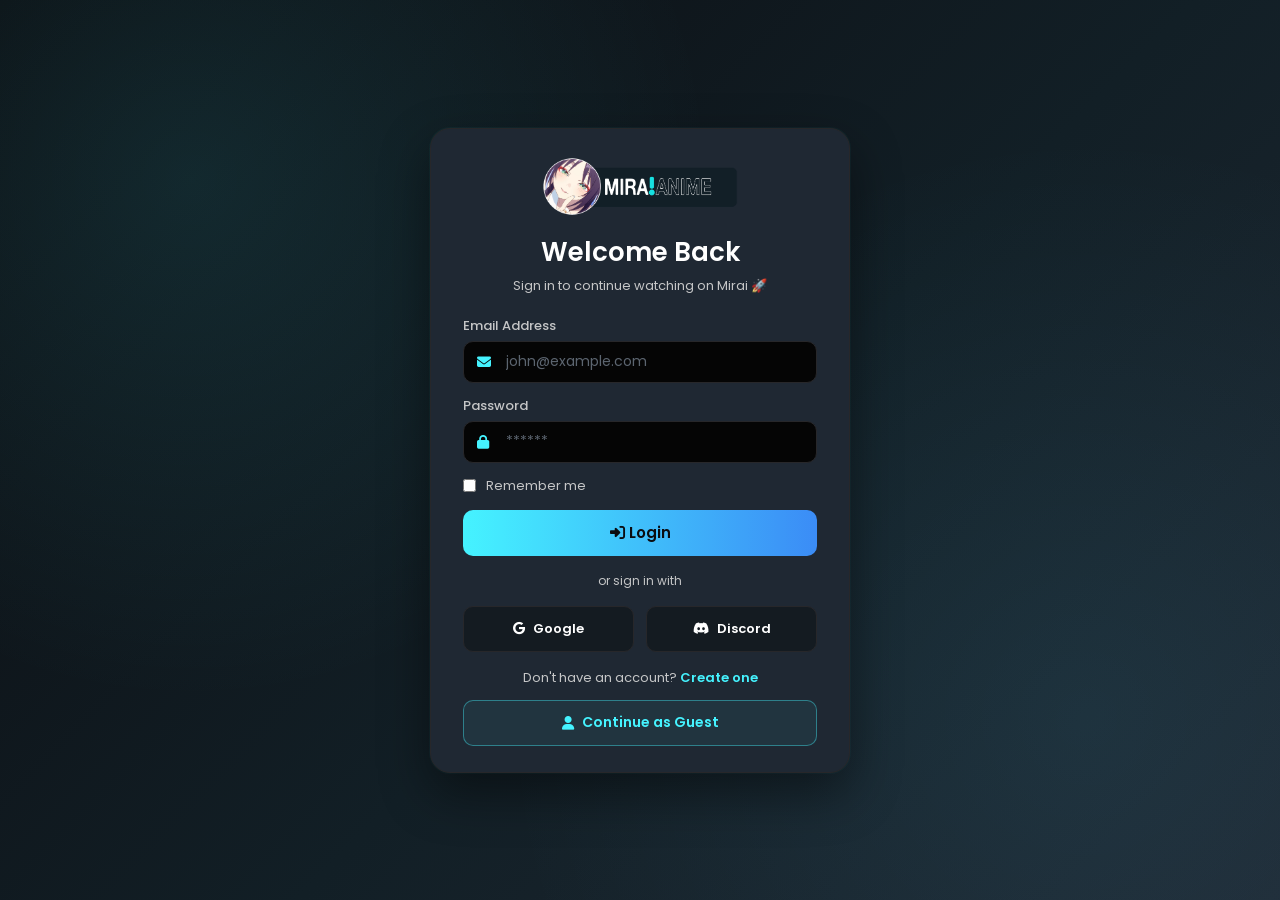
<file: index.html>
<!DOCTYPE html>
<html lang="en">
<head>
    <meta charset="UTF-8">
    <meta name="viewport" content="width=device-width, initial-scale=1.0">
    <title>Login - Mirai - Watch Anime Online, Free Anime Streaming</title>
    <link rel="icon" type="image/png" href="./favicon.png">
    <link rel="apple-touch-icon" href="./favicon-180.png">

    <link rel="stylesheet" href="auth.css">
    <link rel="stylesheet" href="site-bottom-button.css">

    <link href="https://fonts.googleapis.com/css2?family=Poppins:wght@300;400;500;600;700&display=swap" rel="stylesheet">
    <link rel="stylesheet" href="https://cdnjs.cloudflare.com/ajax/libs/font-awesome/6.5.2/css/all.min.css">
</head>

<body>

<div class="container">

    <div class="brand">
        <img src="mirai-logo.png" alt="Mirai Anime">
    </div>

    <h1>Welcome Back</h1>
    <p class="subtitle">Sign in to continue watching on Mirai 🚀</p>

    <p class="error-msg" id="errorMsg">Please fill in your email and password.</p>

    <form id="loginForm">

        <div class="group">
            <label>Email Address</label>
            <div class="input-box">
                <i class="fa-solid fa-envelope"></i>
                <input type="email" id="loginEmail" placeholder="john@example.com" required>
            </div>
        </div>

        <div class="group">
            <label>Password</label>
            <div class="input-box">
                <i class="fa-solid fa-lock"></i>
                <input type="password" id="loginPassword" placeholder="******" required>
            </div>
        </div>

        <div class="checkbox">
            <input type="checkbox" id="rememberMe">
            <label for="rememberMe">Remember me</label>
        </div>

        <button type="submit">
            <i class="fa-solid fa-right-to-bracket"></i>
            Login
        </button>

    </form>

    <p class="or">or sign in with</p>

    <div class="social">
        <button type="button">
            <i class="fa-brands fa-google"></i>
            Google
        </button>

        <button type="button">
            <i class="fa-brands fa-discord"></i>
            Discord
        </button>
    </div>

    <div class="bottom">
        Don't have an account?
        <a href="register.html">Create one</a>
    </div>

    <a href="#" class="skip-link" id="guestLink"><i class="fa-solid fa-user"></i> Continue as Guest</a>

</div>

<script>
    function getUsers() {
        try { return JSON.parse(localStorage.getItem('mirai_users')) || []; }
        catch { return []; }
    }

    function findUser(email) {
        return getUsers().find(u => u.email.toLowerCase() === email.toLowerCase());
    }

    document.getElementById('loginForm').addEventListener('submit', function (e) {
        e.preventDefault();

        const email = document.getElementById('loginEmail').value.trim();
        const password = document.getElementById('loginPassword').value.trim();
        const errorMsg = document.getElementById('errorMsg');

        if (!email || !password) {
            errorMsg.textContent = 'Please fill in your email and password.';
            errorMsg.style.display = 'block';
            return;
        }

        const user = findUser(email);

        if (!user) {
            errorMsg.textContent = 'No account found with this email. Please register first.';
            errorMsg.style.display = 'block';
            return;
        }

        if (user.password !== password) {
            errorMsg.textContent = 'Incorrect password. Please try again.';
            errorMsg.style.display = 'block';
            return;
        }

        errorMsg.style.display = 'none';

        localStorage.setItem('mirai_current_user', email);
        window.location.href = 'home.html';
    });

    document.getElementById('guestLink').addEventListener('click', function (e) {
        e.preventDefault();
        localStorage.removeItem('mirai_current_user');
        window.location.href = 'home.html';
    });
</script>
<script src="site-bottom-button.js"></script>

</body>
</html>
</file>
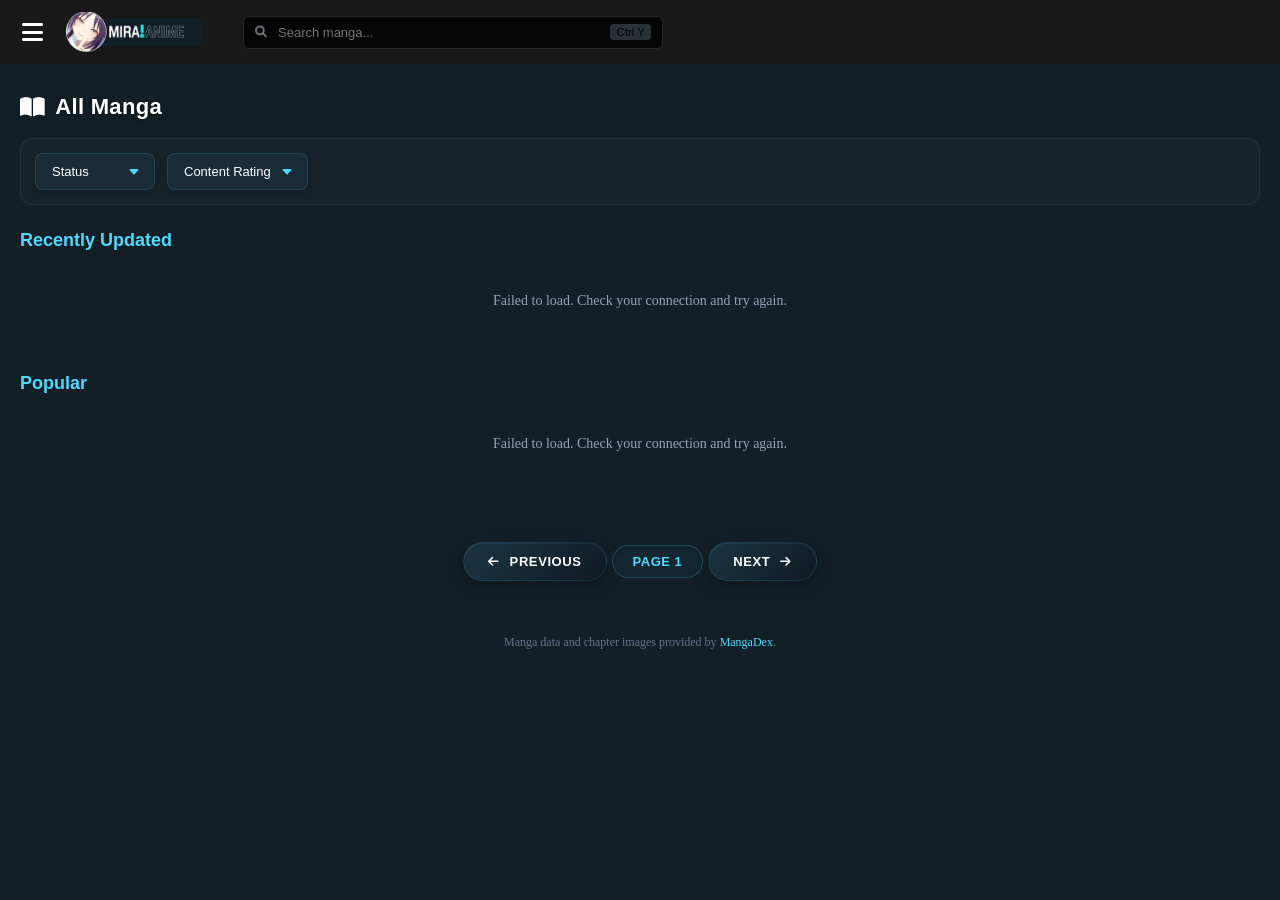
<file: manga-index.html>
<!DOCTYPE html>
<html lang="en">
<head>
    <meta charset="UTF-8">
    <meta name="viewport" content="width=device-width, initial-scale=1.0">
    <title>All Manga - Mirai</title>
    <link rel="icon" type="image/png" href="./favicon.png">
    <link rel="apple-touch-icon" href="./favicon-180.png">
    <link rel="stylesheet" href="./style.css">
    <link rel="stylesheet" href="./stylesheet.css">
    <link rel="stylesheet" href="./manga.css">
    <link rel="stylesheet" href="./site-bottom-button.css">
    <link rel="stylesheet" href="https://cdnjs.cloudflare.com/ajax/libs/font-awesome/6.0.0-beta2/css/all.min.css" />
</head>
<body>

    <header>
        <nav>
           <ul class='nav-bar'>
                <input type='checkbox' id='check' />
                <label for="check" class="open-menu"><i class="fas fa-bars"></i></label>
                <label for="check" class="close-menu"><i class="fas fa-times"></i></label>

                <li class='logo'>
                    <a href='home.html'><img src='logo.png' alt="Logo" /></a>
                </li>

                <li class="nav-search-item">
                    <div class="search-wrap">
                        <span class="search-icon" id="mangaSearchBtn" style="cursor: pointer;"><i class="fas fa-search"></i></span>
                        <input type="text" id="mangaSearchBox" placeholder="Search manga...">
                        <kbd class="search-shortcut">Ctrl Y</kbd>
                    </div>
                </li>

                <span class="menu">
                    <li><a href="home.html">Home</a></li>
                    <li><a href="all-anime-index.html">Anime</a></li>
                    <li><a href="manga-index.html" class="active-nav-link">Manga</a></li>
                    <li><a href="history.html"><i class="fas fa-history"></i> History</a></li>
                    <li><a href="my-list.html"><i class="fas fa-list"></i> My List</a></li>
                    <li><a href="">Feedback</a></li>
                </span>
            </ul>
        </nav>
    </header>

    <main id="manga-page-content" style="padding: 20px;">
        <div class="all-anime-layout">
            <div class="all-anime-main">
                <h2 class="responsive-index-title"><i class="fas fa-book-open"></i> All Manga</h2>

                <div class="filter-bar">
                    <select id="filter-status">
                        <option value="">Status</option>
                        <option value="ongoing">Ongoing</option>
                        <option value="completed">Completed</option>
                        <option value="hiatus">Hiatus</option>
                        <option value="cancelled">Cancelled</option>
                    </select>
                    <select id="filter-content-rating">
                        <option value="">Content Rating</option>
                        <option value="safe">Safe</option>
                        <option value="suggestive">Suggestive</option>
                    </select>
                </div>

                <div id="manga-search-section" style="display: none;">
                    <h3 class="manga-section-title">Search Results</h3>
                    <div id="manga-search-container" class="anime-grid-container"></div>
                </div>

                <div id="manga-browse-section">
                    <h3 class="manga-section-title">Recently Updated</h3>
                    <div id="manga-latest-container" class="anime-grid-container"></div>

                    <h3 class="manga-section-title">Popular</h3>
                    <div id="manga-popular-container" class="anime-grid-container"></div>

                    <div id="manga-pagination-controls" class="unified-controls">
                        <button id="manga-prev-page">Previous</button>
                        <span id="manga-page-indicator">Page 1</span>
                        <button id="manga-next-page">Next</button>
                    </div>
                </div>

                <p class="mangadex-attribution">
                    Manga data and chapter images provided by
                    <a href="https://mangadex.org" target="_blank" rel="noopener">MangaDex</a>.
                </p>
            </div>
        </div>
    </main>

    
    <script src="manga.js"></script>
    <script src="site-bottom-button.js"></script>
</body>
</html>
</file>
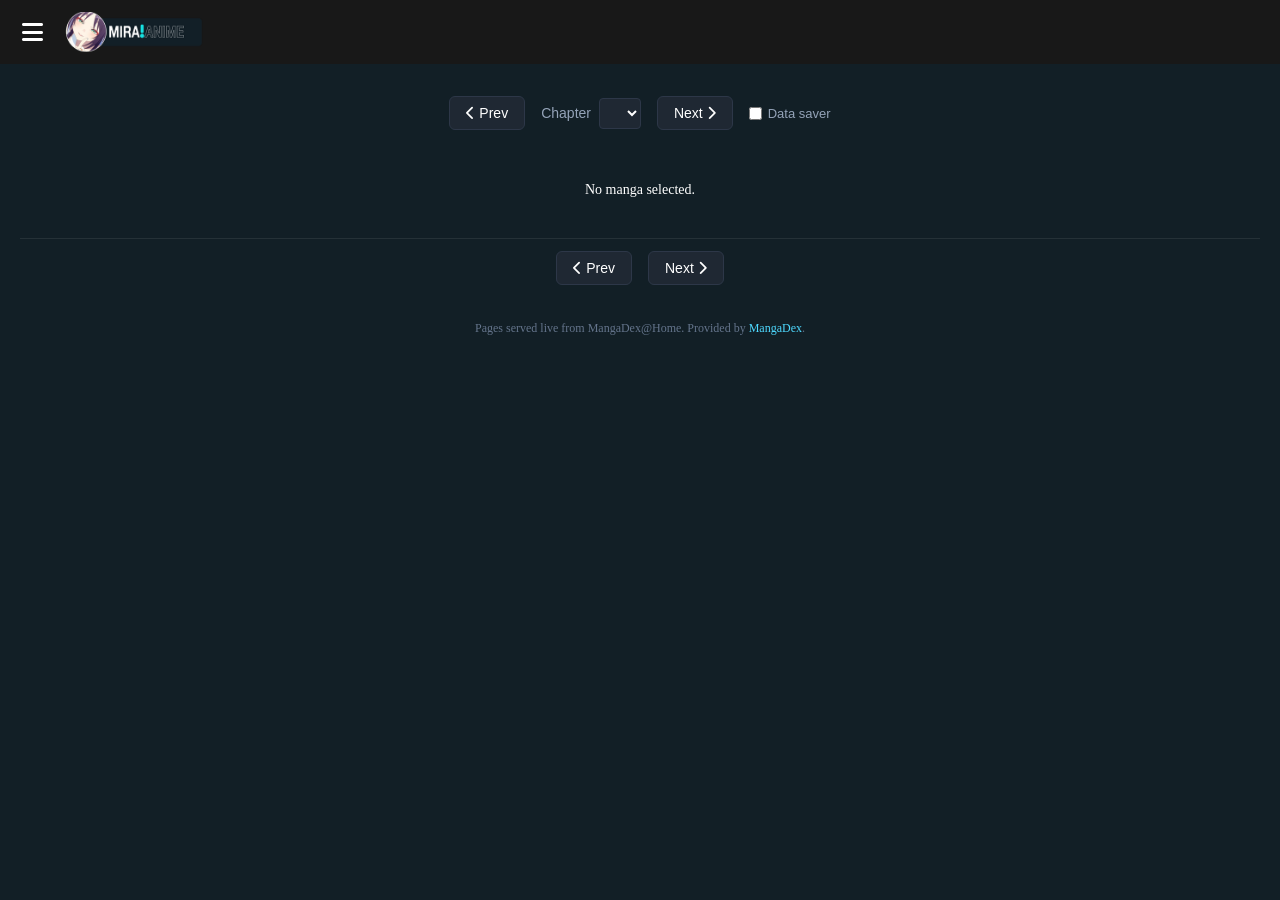
<file: manga-reader.html>
<!DOCTYPE html>
<html lang="en">
<head>
    <meta charset="UTF-8">
    <meta name="viewport" content="width=device-width, initial-scale=1.0">
    <title id="page-title">Reading - Mirai</title>
    <link rel="icon" type="image/png" href="./favicon.png">
    <link rel="apple-touch-icon" href="./favicon-180.png">
    <link rel="stylesheet" href="./style.css">
    <link rel="stylesheet" href="./stylesheet.css">
    <link rel="stylesheet" href="./manga.css">
    <link rel="stylesheet" href="./site-bottom-button.css">
    <link rel="stylesheet" href="https://cdnjs.cloudflare.com/ajax/libs/font-awesome/6.0.0-beta2/css/all.min.css" />
</head>
<body>

    <header>
        <nav>
           <ul class='nav-bar'>
                <input type='checkbox' id='check' />
                <label for="check" class="open-menu"><i class="fas fa-bars"></i></label>
                <label for="check" class="close-menu"><i class="fas fa-times"></i></label>

                <li class='logo'>
                    <a href='home.html'><img src='logo.png' alt="Logo" /></a>
                </li>

                <span class="menu">
                    <li><a href="home.html">Home</a></li>
                    <li><a href="manga-index.html">Manga</a></li>
                    <li id="back-to-manga-li"><a id="back-to-manga" href="manga-index.html">&laquo; Back to details</a></li>
                </span>
            </ul>
        </nav>
    </header>

    <main id="reader-content" style="padding: 20px;">
        <div class="reader-toolbar">
            <button id="prev-chapter-btn" class="reader-nav-btn"><i class="fas fa-chevron-left"></i> Prev</button>
            <div class="reader-chapter-select-wrap">
                <span id="reader-chapter-label">Chapter</span>
                <select id="chapter-jump"></select>
            </div>
            <button id="next-chapter-btn" class="reader-nav-btn">Next <i class="fas fa-chevron-right"></i></button>
            <label class="reader-quality-toggle">
                <input type="checkbox" id="data-saver-toggle"> Data saver
            </label>
        </div>

        <p id="scanlation-credit" class="scanlation-credit"></p>

        <div id="reader-pages" class="reader-pages">
            <p class="manga-loading">Loading pages...</p>
        </div>

        <div class="reader-toolbar reader-toolbar-bottom">
            <button id="prev-chapter-btn-bottom" class="reader-nav-btn"><i class="fas fa-chevron-left"></i> Prev</button>
            <button id="next-chapter-btn-bottom" class="reader-nav-btn">Next <i class="fas fa-chevron-right"></i></button>
        </div>

        <p class="mangadex-attribution">
            Pages served live from MangaDex@Home. Provided by
            <a href="https://mangadex.org" target="_blank" rel="noopener">MangaDex</a>.
        </p>
    </main>

    <script src="mangadex-api.js"></script>
    <script src="manga-reader.js"></script>
    <script src="site-bottom-button.js"></script>
</body>
</html>
</file>
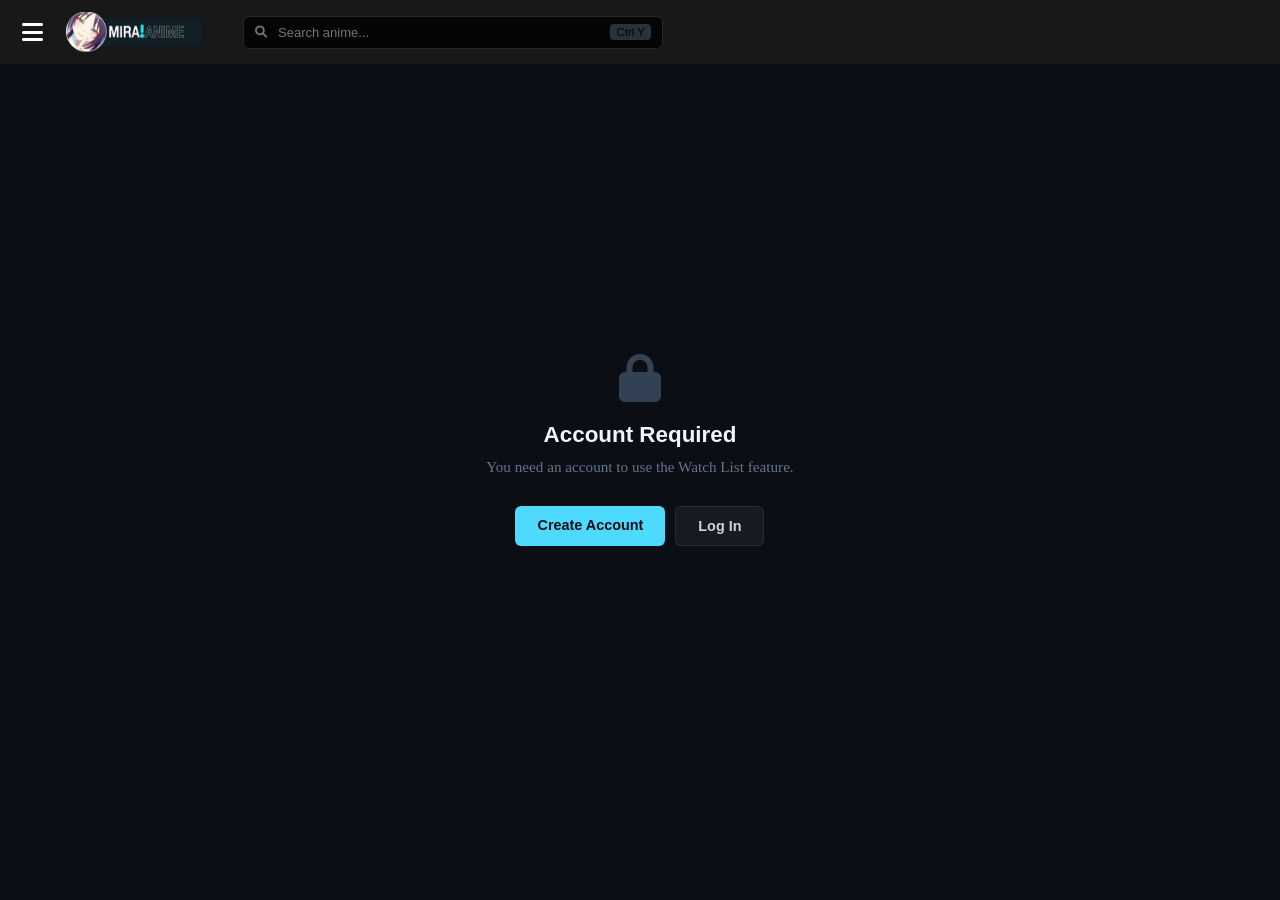
<file: my-list.html>
<!DOCTYPE html>
<html lang="en">
<head>
    <meta charset="UTF-8">
    <meta name="viewport" content="width=device-width, initial-scale=1.0">
    <title>My List - Mirai</title>
    <link rel="icon" type="image/png" href="./favicon.png">
    <link rel="apple-touch-icon" href="./favicon-180.png">
    <link rel="stylesheet" href="./style.css">
    <link rel="stylesheet" href="./stylesheet.css">
    <link rel="stylesheet" href="./my-list.css">
    <link rel="stylesheet" href="./site-bottom-button.css">
    <link rel="stylesheet" href="https://cdnjs.cloudflare.com/ajax/libs/font-awesome/6.0.0-beta2/css/all.min.css">
</head>
<body>
    <header>
        <nav>
            <ul class='nav-bar'>
                <input type='checkbox' id='check' />
                <label for="check" class="open-menu"><i class="fas fa-bars"></i></label>
                <label for="check" class="close-menu"><i class="fas fa-times"></i></label>

                <li class='logo'><a href='home.html'><img src='logo.png' alt="Logo"/></a></li>

                <li class="nav-search-item">
                    <div class="search-wrap">
                        <span class="search-icon" id="animeSearchBtn" style="cursor: pointer;"><i class="fas fa-search"></i></span>
                        <input type="text" id="animeSearchBox" placeholder="Search anime...">
                        <kbd class="search-shortcut">Ctrl Y</kbd>
                    </div>
                </li>

                <span class="menu">
                    <li><a href="home.html">Home</a></li>
                    <li><a href="manga-index.html">Manga</a></li>
                    <li><a href="my-list.html" class="active-nav-link"><i class="fas fa-list"></i> My List</a></li>
                    <li><a href="history.html"><i class="fas fa-history"></i> History</a></li>
                    <li><a href="updates.html">Updated</a></li>
                </span>
            </ul>
        </nav>
    </header>

    <main class="mylist-main">
        <div class="mylist-header">
            <h1 class="mylist-title"><i class="fas fa-bookmark"></i> My Watch List</h1>
            <div class="mylist-actions">
                <span class="mylist-count" id="listCount">0 anime</span>
                <button class="mylist-download-btn" id="downloadBtn"><i class="fas fa-download"></i> Download</button>
            </div>
        </div>

        <div id="mylistContent">
            <div class="mylist-loading">Loading your list...</div>
        </div>
    </main>

    <div class="auth-gate" id="authGate">
        <div class="auth-gate-content">
            <i class="fas fa-lock"></i>
            <h2>Account Required</h2>
            <p>You need an account to use the Watch List feature.</p>
            <div class="auth-gate-actions">
                <a href="register.html" class="auth-btn primary">Create Account</a>
                <a href="index.html" class="auth-btn">Log In</a>
            </div>
        </div>
    </div>

    <script src="my-list.js"></script>
    <script src="site-bottom-button.js"></script>
</body>
</html>
</file>
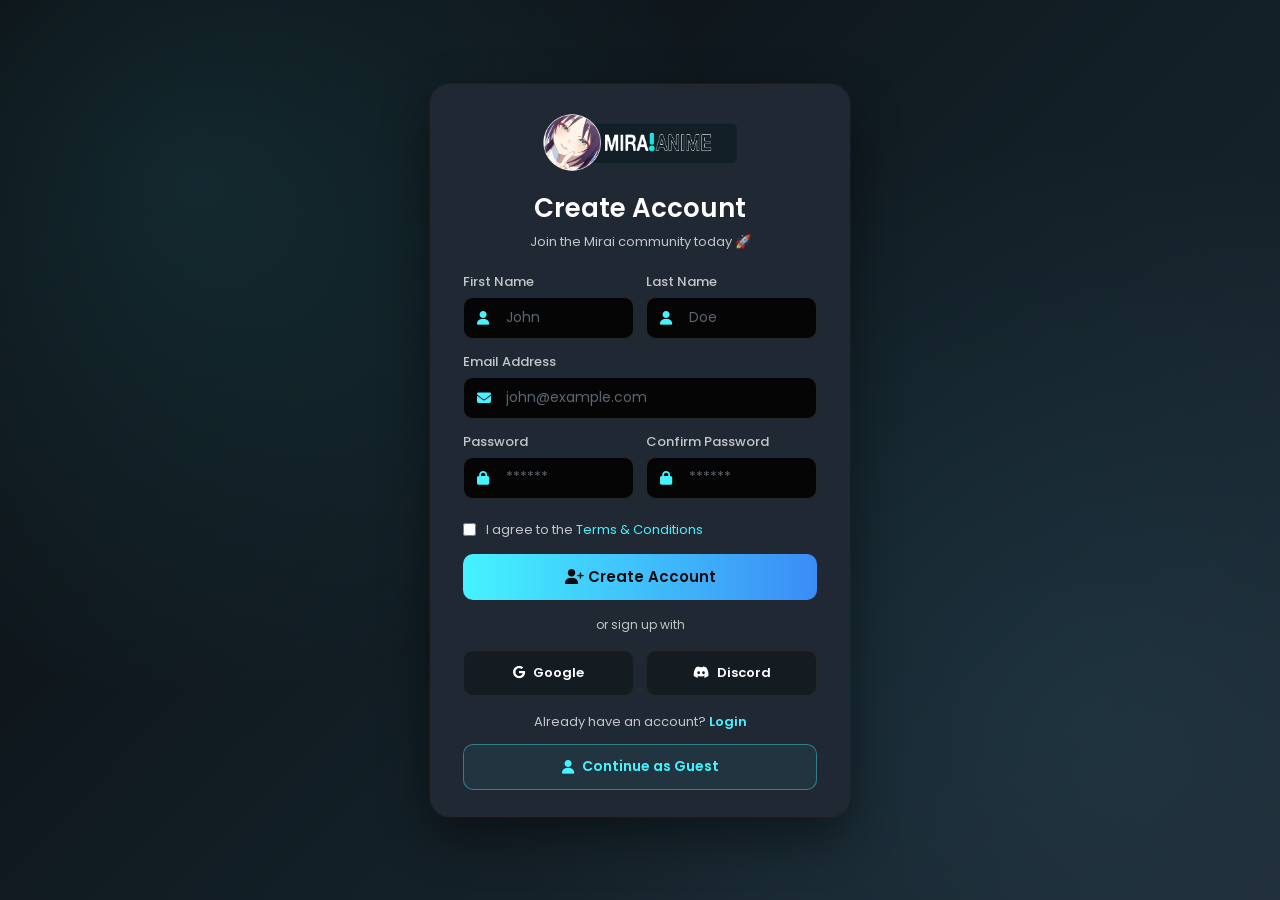
<file: register.html>
<!DOCTYPE html>
<html lang="en">
<head>
    <meta charset="UTF-8">
    <meta name="viewport" content="width=device-width, initial-scale=1.0">
    <title>Create Account - Mirai - Watch Anime Online, Free Anime Streaming</title>
    <link rel="icon" type="image/png" href="./favicon.png">
    <link rel="apple-touch-icon" href="./favicon-180.png">

    <link rel="stylesheet" href="auth.css">
    <link rel="stylesheet" href="site-bottom-button.css">

    <link href="https://fonts.googleapis.com/css2?family=Poppins:wght@300;400;500;600;700&display=swap" rel="stylesheet">
    <link rel="stylesheet" href="https://cdnjs.cloudflare.com/ajax/libs/font-awesome/6.5.2/css/all.min.css">
</head>

<body>

<div class="container">

    <div class="brand">
        <img src="mirai-logo.png" alt="Mirai Anime">
    </div>

    <h1>Create Account</h1>
    <p class="subtitle">Join the Mirai community today 🚀</p>

    <p class="error-msg" id="errorMsg">Please fill in all fields correctly and agree to the terms.</p>

    <form id="registerForm">

        <div class="row">

            <div class="group">
                <label>First Name</label>
                <div class="input-box">
                    <i class="fa-solid fa-user"></i>
                    <input type="text" id="firstName" placeholder="John" required>
                </div>
            </div>

            <div class="group">
                <label>Last Name</label>
                <div class="input-box">
                    <i class="fa-solid fa-user"></i>
                    <input type="text" id="lastName" placeholder="Doe" required>
                </div>
            </div>

        </div>

        <div class="group">
            <label>Email Address</label>
            <div class="input-box">
                <i class="fa-solid fa-envelope"></i>
                <input type="email" id="regEmail" placeholder="john@example.com" required>
            </div>
        </div>

        <div class="row">

            <div class="group">
                <label>Password</label>
                <div class="input-box">
                    <i class="fa-solid fa-lock"></i>
                    <input type="password" id="regPassword" placeholder="******" required>
                </div>
            </div>

            <div class="group">
                <label>Confirm Password</label>
                <div class="input-box">
                    <i class="fa-solid fa-lock"></i>
                    <input type="password" id="confirmPassword" placeholder="******" required>
                </div>
            </div>

        </div>

        <div class="checkbox">
            <input type="checkbox" id="agreeTerms">
            <label for="agreeTerms">I agree to the <a href="#">Terms &amp; Conditions</a></label>
        </div>

        <button type="submit">
            <i class="fa-solid fa-user-plus"></i>
            Create Account
        </button>

    </form>

    <p class="or">or sign up with</p>

    <div class="social">
        <button type="button">
            <i class="fa-brands fa-google"></i>
            Google
        </button>

        <button type="button">
            <i class="fa-brands fa-discord"></i>
            Discord
        </button>
    </div>

    <div class="bottom">
        Already have an account?
        <a href="index.html">Login</a>
    </div>

    <a href="#" class="skip-link" id="guestLink"><i class="fa-solid fa-user"></i> Continue as Guest</a>

</div>

<script>
    function getUsers() {
        try { return JSON.parse(localStorage.getItem('mirai_users')) || []; }
        catch { return []; }
    }

    function saveUsers(users) {
        localStorage.setItem('mirai_users', JSON.stringify(users));
    }

    document.getElementById('registerForm').addEventListener('submit', function (e) {
        e.preventDefault();

        const firstName = document.getElementById('firstName').value.trim();
        const lastName = document.getElementById('lastName').value.trim();
        const email = document.getElementById('regEmail').value.trim();
        const password = document.getElementById('regPassword').value.trim();
        const confirmPassword = document.getElementById('confirmPassword').value.trim();
        const agreed = document.getElementById('agreeTerms').checked;
        const errorMsg = document.getElementById('errorMsg');

        if (!firstName || !lastName || !email || !password) {
            errorMsg.textContent = 'Please fill in all fields.';
            errorMsg.style.display = 'block';
            return;
        }

        if (password !== confirmPassword) {
            errorMsg.textContent = 'Passwords do not match.';
            errorMsg.style.display = 'block';
            return;
        }

        if (!agreed) {
            errorMsg.textContent = 'You must agree to the Terms & Conditions.';
            errorMsg.style.display = 'block';
            return;
        }

        const users = getUsers();

        if (users.find(u => u.email.toLowerCase() === email.toLowerCase())) {
            errorMsg.textContent = 'An account with this email already exists.';
            errorMsg.style.display = 'block';
            return;
        }

        const newUser = {
            firstName,
            lastName,
            email,
            password,
            displayName: `${firstName} ${lastName}`,
            avatar: '',
            bio: '',
            joined: new Date().toISOString()
        };

        users.push(newUser);
        saveUsers(users);

        localStorage.setItem('mirai_current_user', email);
        window.location.href = 'home.html';
    });

    document.getElementById('guestLink').addEventListener('click', function (e) {
        e.preventDefault();
        localStorage.removeItem('mirai_current_user');
        window.location.href = 'home.html';
    });
</script>
<script src="site-bottom-button.js"></script>

</body>
</html>
</file>
<file: auth.css>
:root{
    --bg-main:#0b0c10;
    --bg-deep:#121f26;
    --bg-card:#1f2833;
    --accent:#45f3ff;
    --accent-2:#4ed9ff;
    --text-main:#c5c6c7;
    --text-light:#ffffff;
    --border:#27272a;
}

*{
    margin:0;
    padding:0;
    box-sizing:border-box;
    font-family:'Poppins',sans-serif;
}

html, body{
    height:100%;
}

body{
    display:flex;
    justify-content:center;
    align-items:center;
    background:
        radial-gradient(circle at 15% 20%, rgba(69,243,255,.10), transparent 40%),
        radial-gradient(circle at 85% 80%, rgba(78,217,255,.08), transparent 45%),
        linear-gradient(135deg,#0b0c10,#121f26 55%,#1f2833);
    padding:16px;
    overflow:hidden;
}

.container{
    width:420px;
    max-width:100%;
    max-height:96vh;
    overflow-y:auto;
    background:var(--bg-card);
    padding:26px 32px;
    border-radius:20px;
    border:1px solid var(--border);
    box-shadow:0 20px 50px rgba(0,0,0,.45), 0 0 0 1px rgba(69,243,255,.04);
    animation:fadeIn .6s ease;
    scrollbar-width:thin;
    scrollbar-color:var(--accent) transparent;
}

.container::-webkit-scrollbar{
    width:6px;
}

.container::-webkit-scrollbar-thumb{
    background:var(--accent);
    border-radius:10px;
    opacity:.5;
}

@keyframes fadeIn{
    from{ opacity:0; transform:translateY(30px); }
    to{ opacity:1; transform:translateY(0); }
}

.brand{
    display:flex;
    justify-content:center;
    margin-bottom:14px;
}

.brand img{
    height:64px;
    width:auto;
    object-fit:contain;
}

.profile{
    width:70px;
    height:70px;
    margin:auto;
    margin-bottom:15px;
    border-radius:50%;
    background:linear-gradient(135deg,var(--accent),var(--accent-2));
    display:flex;
    justify-content:center;
    align-items:center;
    color:#0b0c10;
    font-size:30px;
    box-shadow:0 0 25px rgba(69,243,255,.35);
}

h1{
    text-align:center;
    font-size:26px;
    margin-bottom:4px;
    color:var(--text-light);
    font-weight:600;
}

.subtitle{
    text-align:center;
    color:var(--text-main);
    margin-bottom:20px;
    font-size:13px;
}

.row{
    display:flex;
    gap:12px;
}

.group{
    width:100%;
    margin-bottom:13px;
}

.group label{
    display:block;
    margin-bottom:5px;
    font-weight:500;
    color:var(--text-main);
    font-size:13px;
}

.input-box{
    position:relative;
}

.input-box input{
    width:100%;
    height:42px;
    background:#050505;
    border:1px solid var(--border);
    border-radius:10px;
    padding-left:42px;
    padding-right:15px;
    outline:none;
    font-size:14px;
    color:var(--text-light);
    transition:.3s;
}

.input-box input::placeholder{
    color:#5c6570;
}

.input-box input:focus{
    border-color:var(--accent);
    box-shadow:0 0 0 3px rgba(69,243,255,.12);
}

.input-box i{
    position:absolute;
    left:14px;
    top:50%;
    transform:translateY(-50%);
    color:var(--accent);
    font-size:14px;
}

.checkbox{
    display:flex;
    align-items:center;
    gap:10px;
    margin:8px 0 14px;
    color:var(--text-main);
    font-size:13px;
}

.checkbox a{
    color:var(--accent);
    text-decoration:none;
}

.checkbox a:hover{
    text-decoration:underline;
}

button{
    width:100%;
    height:46px;
    border:none;
    border-radius:10px;
    background:linear-gradient(90deg,var(--accent),#3b8cf6);
    color:#0b0c10;
    font-size:15px;
    font-weight:600;
    cursor:pointer;
    transition:.3s;
}

button:hover{
    transform:translateY(-2px);
    box-shadow:0 8px 20px rgba(69,243,255,.25);
}

.error-msg{
    display:none;
    background:rgba(255,80,80,.1);
    border:1px solid rgba(255,80,80,.4);
    color:#ff8b8b;
    font-size:12px;
    padding:8px 12px;
    border-radius:8px;
    margin-bottom:14px;
}

.or{
    text-align:center;
    margin:16px 0;
    color:var(--text-main);
    font-size:12px;
}

.social{
    display:flex;
    gap:12px;
}

.social button{
    background:#141b21;
    color:var(--text-light);
    border:1px solid var(--border);
    font-size:13px;
    display:flex;
    align-items:center;
    justify-content:center;
    gap:8px;
}

.social button:hover{
    border-color:var(--accent);
    transform:translateY(-2px);
    box-shadow:none;
}

.bottom{
    text-align:center;
    margin-top:16px;
    color:var(--text-main);
    font-size:13px;
}

.bottom a{
    color:var(--accent);
    text-decoration:none;
    font-weight:600;
}

.bottom a:hover{
    text-decoration:underline;
}

.skip-link{
    display:flex;
    align-items:center;
    justify-content:center;
    gap:8px;
    width:100%;
    height:46px;
    margin-top:12px;
    border:1px solid rgba(69,243,255,.4);
    border-radius:10px;
    background:rgba(69,243,255,.06);
    color:var(--accent);
    font-size:14px;
    font-weight:600;
    text-decoration:none;
    transition:.3s;
}

.skip-link:hover{
    background:rgba(69,243,255,.14);
    border-color:var(--accent);
    color:var(--text-light);
    transform:translateY(-2px);
}
</file>
<file: site-bottom-button.css>
.site-bottom-button {
    position: fixed;
    right: max(20px, env(safe-area-inset-right));
    bottom: max(20px, env(safe-area-inset-bottom));
    z-index: 1000002;
    display: inline-flex;
    align-items: center;
    gap: 8px;
    padding: 11px 15px;
    border: 1px solid rgba(78, 217, 255, 0.5);
    border-radius: 999px;
    background: #181818;
    color: #ffffff;
    box-shadow: 0 8px 24px rgba(0, 0, 0, 0.35);
    cursor: pointer;
    font: 600 13px/1.2 Poppins, sans-serif;
    opacity: 0;
    visibility: hidden;
    transform: translateY(16px);
    transition: opacity 0.2s ease, transform 0.2s ease, visibility 0.2s;
}

.site-bottom-button.is-visible {
    opacity: 1;
    visibility: visible;
    transform: translateY(0);
}

.site-bottom-button:hover,
.site-bottom-button:focus-visible {
    background: #23495f;
    border-color: #4ed9ff;
    outline: none;
}

.site-bottom-button:focus-visible {
    box-shadow: 0 0 0 3px rgba(78, 217, 255, 0.3), 0 8px 24px rgba(0, 0, 0, 0.35);
}

@media (max-width: 480px) {
    .site-bottom-button {
        right: max(14px, env(safe-area-inset-right));
        bottom: max(14px, env(safe-area-inset-bottom));
        padding: 12px;
        border-radius: 50%;
    }

    .site-bottom-button span {
        display: none;
    }
}

@media (prefers-reduced-motion: reduce) {
    .site-bottom-button {
        transition: none;
    }
}
</file>
<file: style.css>
* {
    box-sizing: border-box;
    margin: 0;
    padding: 0;
}

body {
    font-family: "Poppins", sans-serif;
    --color1: #FFF ;
    --color2: #181818 ;
    background-color: #121f26;
}

header {
    position: sticky;
    top: 0;
    z-index: 999999;
}

.nav-bar {
    width: 100%;
    display: flex;
    justify-content: flex-start;
    align-items: center;
    gap: 12px;
    list-style: none;
    position: relative;
    background-color: var(--color2);
    padding: 12px 18px;
    z-index: 999999;
}

.nav-user {
    margin-left: auto;
}

.nav-user .user-logo {
    display: flex;
    align-items: center;
    justify-content: center;
    color: #4ed9ff;
    font-size: 28px;
    text-decoration: none;
    transition: color 0.2s ease;
}

.nav-user .user-logo:hover {
    color: #ffffff;
}

.nav-search-item {
    position: relative;
    flex-grow: 1;
    max-width: 420px;
    margin: 0 0 0 10px;
    padding: 0;
}

.search-wrap {
    position: relative;
    width: 100%;
    display: flex;
    align-items: center;
    z-index: 20;
}

#animeSearchBox {
    width: 100%;
    padding: 8px 12px 8px 34px;
    background-color: #050505;
    border: 1px solid #27272a;
    border-radius: 6px;
    color: #ffffff;
    font-size: 13px;
    outline: none;
    transition: all 0.2s ease;
}

#mangaSearchBox {
    width: 100%;
    padding: 8px 12px 8px 34px;
    background-color: #050505;
    border: 1px solid #27272a;
    border-radius: 6px;
    color: #ffffff;
    font-size: 13px;
    outline: none;
    transition: all 0.2s ease;
}

.search-icon {
    position: absolute;
    left: 12px;
    z-index: 2;
    color: #71717a;
    pointer-events: none;
    font-size: 12px;
}

.anime-search-dropdown {
    position: absolute;
    top: calc(100% + 6px);
    left: 0;
    right: 0;
    max-height: 360px;
    overflow-y: auto;
    background: #0b0f12;
    border: 1px solid #303b45;
    border-radius: 4px;
    box-shadow: 0 12px 24px rgba(0, 0, 0, 0.45);
    z-index: 1000002;
    scrollbar-width: thin;
    scrollbar-color: #4ed9ff #11181d;
    animation: searchDropdownIn 120ms ease-out both;
}

.anime-search-dropdown::-webkit-scrollbar {
    width: 5px;
}

.anime-search-dropdown::-webkit-scrollbar-track {
    background: #11181d;
}

.anime-search-dropdown::-webkit-scrollbar-thumb {
    background: #4ed9ff;
    border-radius: 3px;
}

.anime-search-result {
    display: flex;
    align-items: center;
    gap: 9px;
    min-height: 70px;
    padding: 6px 8px;
    color: #f5f7f8;
    text-decoration: none;
    border-bottom: 1px solid #1c252c;
}

.anime-search-result:last-child {
    border-bottom: 0;
}

.anime-search-result:hover,
.anime-search-result:focus {
    background: #1d2b34;
    outline: none;
}

.anime-search-result img {
    width: 42px;
    height: 58px;
    flex: 0 0 42px;
    object-fit: cover;
    border-radius: 2px;
    background: #1e2a31;
}

.anime-search-result-copy {
    min-width: 0;
    display: grid;
    gap: 3px;
}

.anime-search-result-copy strong {
    overflow: hidden;
    color: #f4f4f5;
    font-size: 12px;
    line-height: 1.25;
    text-overflow: ellipsis;
    display: -webkit-box;
    -webkit-box-orient: vertical;
    -webkit-line-clamp: 2;
    line-clamp: 2;
}

.anime-search-result-copy small,
.anime-search-empty {
    color: #aab4bc;
    font-size: 10px;
    line-height: 1.3;
}

.anime-search-empty {
    padding: 14px 10px;
}

@keyframes searchDropdownIn {
    from { opacity: 0; transform: translateY(-3px); }
    to { opacity: 1; transform: translateY(0); }
}

@media (prefers-reduced-motion: reduce) {
    .anime-search-dropdown {
        animation: none;
    }
}

.logo {
    height: 40px;
    display: flex;
    align-items: center;
    flex-shrink: 0;
    overflow: hidden;
    margin-left: 0;
}

.logo img {
    height: 100%;     
    width: 172px;      
    object-fit: contain; 
    display: block;
}

.menu {
    display: flex;
    flex-direction: column;
    align-items: center;
    justify-content: flex-start;
    gap: 16px;
    position: absolute;
    top: 64px;
    left: 10px;
    right: auto;
    width: 200px;
    z-index: 1000001;
    background-color: var(--color2);
    border: 1px solid #2d3748;
    border-radius: 8px;
    padding: 16px 20px;
    box-shadow: 0 18px 38px rgba(0,0,0,.35);
    opacity: 0;
    visibility: hidden;
    transform: translateX(-20px);
    transition: transform 0.3s cubic-bezier(0.4, 0, 0.2, 1), opacity 0.3s ease, visibility 0.3s;
}

.menu > li {
    padding-left: 0;
    margin: 0;
    flex-basis: auto;
    width: 100%;
    text-align: center;
}

.menu li a, .menu li button {
    display: inline-flex;
    align-items: center;
    justify-content: center;
    gap: 6px;
    text-decoration: none;
    color: var(--color1);
    text-align: center;
    transition: color 0.2s ease-in-out;
    position: relative;
    text-transform: uppercase;
    background: transparent;
    border: 0;
    cursor: pointer;
    font: inherit;
    width: 100%;
    padding: 8px 0;
}

.menu li a:hover, .menu li button:hover {
    color: #4ed9ff;
    background-color: rgba(78, 217, 255, 0.08);
}

#check:checked ~ .menu {
    opacity: 1;
    visibility: visible;
    transform: translateX(0);
}

#check:checked ~ .open-menu {
    display: none !important;
}

#check:checked ~ .close-menu {
    display: flex !important;
}

.nav-dropdown {
    position: static;
}

.dropdown-toggle {
    display: inline-flex; 
    align-items: center; 
    gap: 6px;
}

.dropdown-menu {
    position: absolute;
    top: 0; 
    left: calc(100% + 10px); 
    width: max-content;
    max-width: 78vw;
    max-height: 92vh; 
    overflow-y: auto;
    background: #111827;
    border: 1px solid #2d3748;
    border-radius: 10px;
    padding: 8px; 
    display: grid;
    grid-template-columns: repeat(3, minmax(110px, 1fr));
    grid-template-rows: repeat(10, auto);
    gap: 2px 6px; 
    opacity: 0;
    visibility: hidden;
    transform: scale(0.95) translateX(-10px);
    transform-origin: left top;
    transition: transform 0.25s cubic-bezier(0.34, 1.56, 0.64, 1), opacity 0.2s ease, visibility 0.2s;
    z-index: 1000002;
    list-style: none;
    box-shadow: 5px 15px 35px rgba(0,0,0,0.5);
}

.nav-dropdown.open .dropdown-menu {
    opacity: 1;
    visibility: visible;
    transform: scale(1) translateX(0);
}

.genre-link, .types-link {
    width: 100%;
    padding: 3px 4px; 
    border-radius: 4px;
    color: #f3f4f6;
    text-align: center; 
    text-transform: none;
    white-space: nowrap;
    list-style: none;
    font-size: 10px; 
    letter-spacing: 0.2px;
    transition: background 0.15s ease, transform 0.1s ease;
}

.dropdown-menu li {
    list-style: none;
}

.genre-link:hover, .types-link:hover {
    background: #1f2937;
    transform: translateY(-1px);
}

.menu > li > a::after {
    content: "";
    position: absolute;
    bottom: 0;
    left: 50%;
    width: 0;
    height: 1px;
    background-color: var(--color1);
    transition: all 0.2s ease-in-out;
    transform: translateX(-50%);
}

.menu > li > a:hover:after {
    width: 80%;
}

.open-menu, .close-menu {
    position: relative;
    color: var(--color1);
    cursor: pointer;
    font-size: 1.5rem;
    z-index: 1000003;
    transition: transform 0.2s ease;
    display: flex;
    align-items: center;
    justify-content: center;
    width: 28px;
    height: 28px;
}

.open-menu:hover, .close-menu:hover {
    transform: scale(1.1);
}

.open-menu {
    order: -1;
    margin-right: -9px;
}

.close-menu {
    display: none;
    order: -1;
    margin-right: -9px;
}

#check { display: none; }

#main-homepage-content {
    max-width: 1400px;
    margin: 0 auto;
}

.responsive-index-title, #search-results-section h2 {
    color: #ffffff !important;
    font-size: 22px;
    font-weight: 700;
    margin: 10px 0 18px 0;
    display: flex;
    align-items: center;
    gap: 10px;
    letter-spacing: 0.3px;
    text-shadow: 0 2px 4px rgba(0,0,0,0.2);
}

#all-anime-container, #search-container {
    grid-template-columns: repeat(6, 1fr);
}

@media (max-width: 768px) {
    #all-anime-container, #search-container {
        grid-template-columns: repeat(3, minmax(0, 1fr));
    }
}

@media (max-width: 480px) {
    #all-anime-container, #search-container {
        grid-template-columns: repeat(2, minmax(0, 1fr));
    }
}

.filter-bar {
    display: flex;
    flex-wrap: wrap;
    gap: 12px;
    margin-bottom: 25px;
    padding: 14px;
    background: rgba(255, 255, 255, 0.02);
    border: 1px solid rgba(78, 217, 255, 0.08);
    border-radius: 12px;
}

.filter-bar select {
    appearance: none;
    -webkit-appearance: none;
    -moz-appearance: none;
    background-color: #1a2c38;
    background-image: url("data:image/svg+xml;utf8,<svg xmlns='http://www.w3.org/2000/svg' width='12' height='12' fill='%234ed9ff' viewBox='0 0 16 16'><path d='M7.247 11.14 2.451 5.658C1.885 5.013 2.345 4 3.204 4h9.592a1 1 0 0 1 .753 1.659l-4.796 5.48a1 1 0 0 1-1.506 0z'/></svg>");
    background-repeat: no-repeat;
    background-position: calc(100% - 14px) center;
    color: #ffffff;
    font-family: "Poppins", sans-serif;
    font-size: 13px;
    font-weight: 500;
    padding: 10px 36px 10px 16px;
    border: 1px solid rgba(78, 217, 255, 0.15);
    border-radius: 8px;
    cursor: pointer;
    min-width: 120px;
    outline: none;
    box-shadow: 0 4px 10px rgba(0, 0, 0, 0.15);
    transition: all 0.2s ease-in-out;
}

.filter-bar select:hover {
    background-color: #223a4a;
    border-color: #4ed9ff;
    box-shadow: 0 4px 14px rgba(78, 217, 255, 0.15);
}

.filter-bar select:focus {
    border-color: #00a0e9;
    box-shadow: 0 0 0 3px rgba(0, 160, 233, 0.25);
}

.filter-bar select option {
    background-color: #121f26;
    color: #ffffff;
    padding: 10px;
}

.unified-controls, .trending-controls {
    display: flex;
    flex-wrap: nowrap;
    align-items: center;
    justify-content: center;
    gap: 5px;
    padding: 30px 20px;
    margin-top: 20px;
}


.unified-controls button, .trending-controls button {
    border: 1px solid rgba(78, 217, 255, 0.1);
    background: linear-gradient(135deg, #1b3545 0%, #0f1a21 100%);
    color: #ffffff;
    padding: 11px 24px;
    border-radius: 50px;
    cursor: pointer;
    font-weight: 600;
    font-size: 13px;
    letter-spacing: 0.6px;
    text-transform: uppercase;
    box-shadow: 0 6px 15px rgba(0, 0, 0, 0.25), inset 0 1px 0 rgba(255, 255, 255, 0.05);
    transition: all 0.25s cubic-bezier(0.4, 0, 0.2, 1);
    display: inline-flex;
    align-items: center;
    gap: 10px;
}

.unified-controls button[id*="prev"]::before,
.trending-controls button[id*="prev"]::before {
    content: "\f060";
    font-family: "Font Awesome 5 Free", "Font Awesome 6 Free";
    font-weight: 900;
    font-size: 12px;
    transition: transform 0.2s ease;
}

.unified-controls button[id*="next"]::after,
.trending-controls button[id*="next"]::after {
    content: "\f061";
    font-family: "Font Awesome 5 Free", "Font Awesome 6 Free";
    font-weight: 900;
    font-size: 12px;
    transition: transform 0.2s ease;
}

.unified-controls button[id*="prev"]:hover::before,
.trending-controls button[id*="prev"]:hover::before { 
    transform: translateX(-3px); 
}

.unified-controls button[id*="next"]:hover::after,
.trending-controls button[id*="next"]:hover::after { 
    transform: translateX(3px); 
}

.unified-controls button:active:not(:disabled), .trending-controls button:active:not(:disabled) {
    transform: translateY(0);
    box-shadow: 0 4px 10px rgba(0, 160, 233, 0.3);
}

.unified-controls button:disabled, .trending-controls button:disabled {
    opacity: 0.25;
    background: #141f26;
    color: #4b5563;
    border-color: transparent;
    box-shadow: none;
    cursor: not-allowed;
    transform: none;
}

.unified-controls span, .trending-controls span {
    color: #4ed9ff;
    font-weight: 600;
    font-size: 13px;
    letter-spacing: 0.5px;
    text-transform: uppercase;
    background: rgba(27, 53, 69, 0.4);
    padding: 8px 20px;
    border-radius: 50px;
    border: 1px solid rgba(78, 217, 255, 0.2);
    box-shadow: inset 0 2px 4px rgba(0,0,0,0.2);
}

@media (max-width: 480px) {
    .unified-controls button, 
    .trending-controls button,
    .unified-controls span, 
    .trending-controls span {
        white-space: nowrap;
    }

    .unified-controls, .trending-controls {
        padding: 20px 10px;
        gap: 4px;
    }

    .unified-controls button, .trending-controls button {
        padding: 10px 14px;
        font-size: 11px;
        gap: 6px;
    }

    
    .unified-controls span, .trending-controls span {
        padding: 8px 12px;
        font-size: 11px;
    }
}


.unified-controls button:hover:not(:disabled), 
.trending-controls button:hover:not(:disabled),
.unified-controls button:focus:not(:disabled),
.trending-controls button:focus:not(:disabled) {
    border-color: rgba(78, 217, 255, 0.6);
    box-shadow: 0 0 15px rgba(78, 217, 255, 0.4), 
                inset 0 1px 0 rgba(255, 255, 255, 0.1);
    transform: translateY(-1px);
}

.unified-controls button:active:not(:disabled), 
.trending-controls button:active:not(:disabled) {
    transform: translateY(0);
    border-color: rgba(78, 217, 255, 0.8);
    box-shadow: 0 4px 15px rgba(78, 217, 255, 0.5), 
                0 0 20px rgba(78, 217, 255, 0.3);
}

.characters-section {
    margin-top: 40px;
    width: 100%;
}

.characters-title {
    color: #ffffff;
    font-size: 20px;
    font-weight: 600;
    margin-bottom: 15px;
    display: flex;
    align-items: center;
    gap: 8px;
}

.characters-scroll-container {
    display: flex;
    gap: 15px;
    overflow-x: auto;
    padding-bottom: 15px;
    scrollbar-width: thin;
    scrollbar-color: #23495f #121f26;
}

.characters-scroll-container::-webkit-scrollbar { height: 8px; }
.characters-scroll-container::-webkit-scrollbar-track { background: #121f26; }
.characters-scroll-container::-webkit-scrollbar-thumb { background-color: #23495f; border-radius: 4px; }

.character-card {
    flex: 0 0 110px;
    background-color: #14222b;
    border: 1px solid rgba(255, 255, 255, 0.05);
    border-radius: 6px;
    overflow: hidden;
    display: flex;
    flex-direction: column;
    align-items: center;
    text-align: center;
    padding-bottom: 8px;
    box-shadow: 0 4px 10px rgba(0,0,0,0.3);
}

.character-img {
    width: 100%;
    aspect-ratio: 3 / 4;
    object-fit: cover;
    margin-bottom: 6px;
}

.character-name {
    color: #ffffff;
    font-size: 11px;
    font-weight: bold;
    padding: 0 4px;
    line-height: 1.3;
    display: -webkit-box;
    -webkit-line-clamp: 2;
    -webkit-box-orient: vertical;
    overflow: hidden;
    text-overflow: ellipsis;
    height: 28px;
}

.character-role {
    color: #8bdcff;
    font-size: 9px;
    text-transform: uppercase;
    margin-top: 2px;
    letter-spacing: 0.5px;
}

@media (max-width: 900px) {
    .nav-dropdown { display: flex; flex-direction: column; align-items: center; }

    .menu {
        max-height: calc(100vh - 80px);
        overflow-y: auto;
        -webkit-overflow-scrolling: touch;
        scrollbar-width: thin;
        scrollbar-color: #4ed9ff transparent;
    }

    .menu::-webkit-scrollbar {
        width: 5px;
    }

    .menu::-webkit-scrollbar-thumb {
        background: #4ed9ff;
        border-radius: 10px;
        opacity: .5;
    }

    .dropdown-menu {
        position: static;
        margin-top: 8px;
        width: 100%;
        max-width: 90vw;
        max-height: 42vh;
        overflow-y: auto;
        -webkit-overflow-scrolling: touch;
        scrollbar-width: thin;
        scrollbar-color: #4ed9ff transparent;
        opacity: 0;
        visibility: hidden;
        transform: none;
        display: none;
        grid-template-columns: 1fr;
        gap: 4px;
    }

    .dropdown-menu::-webkit-scrollbar {
        width: 5px;
    }

    .dropdown-menu::-webkit-scrollbar-thumb {
        background: #4ed9ff;
        border-radius: 10px;
        opacity: .5;
    }

    .genre-link, .types-link {
        font-size: 12px;
        padding: 7px 6px;
    }

    .nav-dropdown.open .dropdown-menu {
        display: grid;
        opacity: 1;
        visibility: visible;
        animation: fadeInMobile 0.2s ease-out forwards;
    }
}

@media (max-width: 610px) {
    .menu { width: 180px; }
}

@keyframes fadeInMobile {
    from { opacity: 0; transform: translateY(-5px); }
    to { opacity: 1; transform: translateY(0); }
}

@media (max-width: 480px) {
    .nav-search-item { max-width: 180px; }
    .logo img { width: 120px; }
    .filter-bar select {
        width: 100%;
        background-position: calc(100% - 16px) center;
    }
}


.search-shortcut {
  position: absolute;
  right: 12px;
  background: rgba(44, 54, 58, 0.941);
  border: 1px solid var(--border-color);
  border-radius: 4px;
  padding: 2px 6px;
  font-size: 0.72rem;
  font-family: inherit;
  color: var(--text-main);
  pointer-events: none;
  user-select: none;
  transition: opacity 0.2s ease;
}


.search-wrap input:focus + .search-shortcut {
  opacity: 0;
}


@media (max-width: 600px) {
  .search-shortcut {
    display: none;
  }
}

/* Profile Popup */
.nav-user {
    margin-left: auto;
    position: relative;
}

.user-logo {
    display: flex;
    align-items: center;
    justify-content: center;
    width: 36px;
    height: 36px;
    color: #a0aec0;
    font-size: 20px;
    text-decoration: none;
    transition: color 0.2s ease, transform 0.15s ease;
    background: none;
    border: none;
    cursor: pointer;
    padding: 0;
    border-radius: 50%;
}

.user-logo:hover {
    color: #ffffff;
    transform: scale(1.05);
}

.user-logo:active {
    transform: scale(0.95);
}

.nav-user-avatar {
    width: 36px;
    height: 36px;
    border-radius: 50%;
    object-fit: cover;
    border: 2px solid rgba(160, 174, 192, 0.3);
    transition: border-color 0.2s ease, box-shadow 0.2s ease;
}

.user-logo:hover .nav-user-avatar {
    border-color: #4ed9ff;
    box-shadow: 0 0 12px rgba(78, 217, 255, 0.25);
}

.profile-popup {
    position: absolute;
    top: calc(100% + 12px);
    right: 0;
    width: 280px;
    max-height: calc(100vh - 80px);
    overflow-y: auto;
    background: #141420;
    border: 1px solid rgba(255,255,255,0.06);
    border-radius: 10px;
    box-shadow: 0 20px 50px rgba(0, 0, 0, 0.6);
    z-index: 1000003;
    opacity: 0;
    visibility: hidden;
    transform: translateY(-8px) scale(0.96);
    transform-origin: top right;
    transition: opacity 0.2s ease, transform 0.2s cubic-bezier(0.34, 1.56, 0.64, 1), visibility 0.2s;
    pointer-events: none;
    scrollbar-width: thin;
    scrollbar-color: rgba(78, 217, 255, 0.3) transparent;
}

.profile-popup::-webkit-scrollbar {
    width: 4px;
}

.profile-popup::-webkit-scrollbar-thumb {
    background: rgba(78, 217, 255, 0.3);
    border-radius: 4px;
}

.profile-popup.active {
    opacity: 1;
    visibility: visible;
    transform: translateY(0) scale(1);
    pointer-events: all;
}

.profile-popup-header {
    position: relative;
    padding: 16px;
    display: flex;
    align-items: center;
    gap: 12px;
    background: linear-gradient(135deg, rgba(78, 217, 255, 0.08) 0%, rgba(124, 58, 237, 0.08) 100%);
    border-bottom: 1px solid rgba(255,255,255,0.04);
}

.profile-popup-avatar {
    position: relative;
    flex-shrink: 0;
    width: 56px;
    height: 56px;
    border-radius: 50%;
    border: 2px solid rgba(78, 217, 255, 0.4);
    overflow: hidden;
    cursor: pointer;
    background: #1e1e2e;
    transition: border-color 0.2s ease;
}

.profile-popup-avatar:hover {
    border-color: #4ed9ff;
}

.popup-avatar-img {
    width: 100%;
    height: 100%;
    object-fit: cover;
    border-radius: 50%;
}

.popup-avatar-placeholder {
    width: 100%;
    height: 100%;
    display: flex;
    align-items: center;
    justify-content: center;
    color: #6b7280;
    font-size: 22px;
}

.profile-popup-avatar-overlay {
    position: absolute;
    inset: 0;
    background: rgba(0, 0, 0, 0.6);
    display: flex;
    align-items: center;
    justify-content: center;
    color: #ffffff;
    font-size: 18px;
    opacity: 0;
    transition: opacity 0.2s ease;
    border-radius: 50%;
}

.profile-popup-avatar:hover .profile-popup-avatar-overlay {
    opacity: 1;
}

.profile-popup-info {
    flex: 1;
    min-width: 0;
}

.profile-popup-username {
    display: block;
    width: 100%;
    background: transparent;
    border: none;
    border-radius: 4px;
    color: #ffffff;
    font-size: 15px;
    font-weight: 600;
    padding: 2px 4px;
    margin: -2px -4px 4px;
    outline: none;
    transition: background 0.2s ease;
}

.profile-popup-username:focus {
    background: rgba(78, 217, 255, 0.08);
}

.profile-popup-meta {
    display: flex;
    flex-direction: column;
    gap: 2px;
    padding: 0 4px;
}

.profile-popup-status {
    display: inline-flex;
    align-items: center;
    gap: 6px;
    color: #9ca3af;
    font-size: 11px;
}

.status-dot {
    width: 7px;
    height: 7px;
    background: #22c55e;
    border-radius: 50%;
    flex-shrink: 0;
}

.profile-popup-email {
    color: #6b7280;
    font-size: 11px;
    overflow: hidden;
    text-overflow: ellipsis;
    white-space: nowrap;
}

.profile-popup-body {
    padding: 14px 16px;
}

.profile-popup-field {
    margin-bottom: 12px;
}

.profile-popup-field label {
    display: block;
    color: #6b7280;
    font-size: 10px;
    font-weight: 600;
    text-transform: uppercase;
    letter-spacing: 0.6px;
    margin-bottom: 5px;
}

.profile-popup-field input[type="text"],
.profile-popup-field textarea {
    width: 100%;
    background: rgba(255,255,255,0.03);
    border: 1px solid rgba(255,255,255,0.06);
    border-radius: 6px;
    color: #e5e7eb;
    font-size: 13px;
    padding: 8px 10px;
    outline: none;
    font-family: inherit;
    transition: border-color 0.2s ease, background 0.2s ease;
    resize: vertical;
}

.profile-popup-field input:focus,
.profile-popup-field textarea:focus {
    border-color: rgba(78, 217, 255, 0.5);
    background: rgba(78, 217, 255, 0.04);
}

.profile-popup-field textarea {
    min-height: 44px;
}

.profile-input-row {
    display: flex;
    gap: 6px;
}

.profile-input-row input {
    flex: 1;
}

.profile-save-btn {
    background: #4ed9ff;
    color: #0f0f23;
    border: none;
    border-radius: 6px;
    padding: 8px 14px;
    font-size: 11px;
    font-weight: 700;
    cursor: pointer;
    transition: background 0.2s ease;
}

.profile-save-btn:hover {
    background: #7de5ff;
}

.profile-joined-date {
    color: #d1d5db;
    font-size: 12px;
}

.profile-popup-actions {
    display: flex;
    gap: 6px;
    margin: 14px 0;
}

.profile-action-btn {
    flex: 1;
    display: flex;
    align-items: center;
    justify-content: center;
    gap: 5px;
    background: rgba(255,255,255,0.04);
    border: 1px solid rgba(255,255,255,0.06);
    border-radius: 6px;
    color: #d1d5db;
    font-size: 11px;
    font-weight: 500;
    padding: 8px 10px;
    cursor: pointer;
    transition: all 0.15s ease;
}

.profile-action-btn:hover {
    background: rgba(255,255,255,0.08);
    color: #ffffff;
}

.profile-logout-btn {
    width: 100%;
    display: flex;
    align-items: center;
    justify-content: center;
    gap: 6px;
    background: transparent;
    border: 1px solid rgba(239, 68, 68, 0.2);
    border-radius: 6px;
    color: #f87171;
    font-size: 12px;
    font-weight: 500;
    padding: 9px;
    cursor: pointer;
    transition: all 0.15s ease;
}

.profile-logout-btn:hover {
    background: rgba(239, 68, 68, 0.1);
    border-color: rgba(239, 68, 68, 0.3);
}

@media (max-width: 480px) {
    .profile-popup {
        position: fixed;
        top: 64px;
        right: 8px;
        left: 8px;
        width: auto;
        max-height: calc(100vh - 80px);
    }
}
</file>
<file: stylesheet.css>
body {
  background-color: #121f26;
}
p {
  color: white;
  text-align: center;
}


h1 {
  color: white;
  text-align: center;
}

p {
  font-family: verdana;
  font-size: 20px;
}

a {
    color: inherit;
    text-decoration: none;
}

.follow-us-row {
    display: flex;
    gap: 12px;
    width: min(90%, 700px);
    margin: 4px auto 0;
    flex-wrap: wrap;
    justify-content: center;
}

.follow-us-card {
    flex: 1 1 200px;
    background-color: #23495f;
    padding: 20px 22px;
    border-radius: 8px;
    display: flex;
    flex-direction: column;
    gap: 6px;
    min-height: 100px;
    justify-content: center;
}

.follow-us-label {
    color: #8bdcff;
    font-size: 12px;
    font-weight: 700;
    text-transform: uppercase;
    letter-spacing: 0.08em;
}

.follow-us-card a {
    color: #ffffff;
    font-weight: 600;
    text-decoration: none;
}

.follow-us-card a:hover {
    color: #4ed9ff;
}

@media (max-width: 600px) {
    .follow-us-row {
        flex-direction: row;
        gap: 8px;
        width: 100%;
        padding: 0 12px;
    }

    .follow-us-card {
        flex: 1 1 0;
        min-height: 70px;
        padding: 10px 8px;
    }

    .follow-us-label {
        font-size: 9px;
    }

    .follow-us-card a i {
        font-size: 16px !important;
    }
}


@media (max-width: 768px) {
  #anime-list-container {
    grid-template-columns: repeat(3, minmax(0, 1fr));
  }
}
@media (max-width: 480px) {
  #anime-list-container {
    grid-template-columns: repeat(2, minmax(0, 1fr));
  }
}








.showcase-banner {
    width: 100%;
    max-width: 850px;
    margin: 20px auto;
    border-radius: 12px;
    overflow: hidden;
    box-shadow: 0 15px 35px rgba(0, 0, 0, 0.6);
    border: 1px solid rgba(255, 255, 255, 0.08);
    padding: 25px;
    box-sizing: border-box;
    text-align: left;
    position: relative;
    
    
    background-color: #14222b;
    background-size: cover;
    background-position: center top;
}


.meta-grid {
    display: flex;
    gap: 24px;
    flex-wrap: wrap;
    position: relative;
    z-index: 2;
}

.poster-box {
    width: 160px;
    height: 235px;
    background: #000;
    border-radius: 8px;
    overflow: hidden;
    box-shadow: 0 8px 20px rgba(0, 0, 0, 0.5);
}

.poster-box img {
    width: 100%;
    height: 100%;
    object-fit: cover;
}

.details-box {
    flex: 1;
    min-width: 250px;
    font-family: sans-serif;
}

.details-box h2 { 
    margin: 0 0 15px 0; 
    color: #ffffff; 
    font-size: 32px;
    font-weight: bold;
}

.badge-row {
    display: flex;
    flex-wrap: wrap;
    gap: 8px;
    margin-bottom: 12px;
}

.meta-badge {
    background-color: rgba(255, 255, 255, 0.08);
    border: 1px solid rgba(255, 255, 255, 0.12);
    color: #ffffff;
    font-size: 13px;
    padding: 5px 14px;
    border-radius: 4px;
    font-weight: 500;
    display: inline-flex;
    align-items: center;
    gap: 5px;
}

.meta-badge.rating-star {
    color: #ffc107;
    background-color: rgba(255, 193, 7, 0.12);
    border-color: rgba(255, 193, 7, 0.2);
}

.genre-badge {
    background-color: rgba(229, 9, 20, 0.15);
    border: 1px solid rgba(229, 9, 20, 0.3);
    color: #ff5263;
    font-size: 11px;
    text-transform: uppercase;
    letter-spacing: 0.5px;
    padding: 4px 12px;
    border-radius: 4px;
    font-weight: bold;
}

.genre-action        { background-color: rgba(229, 9, 20, 0.15);  border-color: rgba(229, 9, 20, 0.35);  color: #ff5263; }
.genre-adventure      { background-color: rgba(255, 169, 77, 0.15); border-color: rgba(255, 169, 77, 0.35); color: #ffa94d; }
.genre-comedy         { background-color: rgba(255, 224, 102, 0.15); border-color: rgba(255, 224, 102, 0.35); color: #ffe066; }
.genre-drama          { background-color: rgba(167, 139, 250, 0.15); border-color: rgba(167, 139, 250, 0.35); color: #a78bfa; }
.genre-ecchi          { background-color: rgba(255, 111, 174, 0.15); border-color: rgba(255, 111, 174, 0.35); color: #ff6fae; }
.genre-fantasy        { background-color: rgba(45, 212, 191, 0.15); border-color: rgba(45, 212, 191, 0.35); color: #2dd4bf; }
.genre-horror         { background-color: rgba(185, 28, 28, 0.18); border-color: rgba(185, 28, 28, 0.4); color: #f87171; }
.genre-mahou-shoujo   { background-color: rgba(244, 114, 182, 0.15); border-color: rgba(244, 114, 182, 0.35); color: #f472b6; }
.genre-mecha          { background-color: rgba(96, 165, 250, 0.15); border-color: rgba(96, 165, 250, 0.35); color: #60a5fa; }
.genre-music          { background-color: rgba(232, 121, 249, 0.15); border-color: rgba(232, 121, 249, 0.35); color: #e879f9; }
.genre-mystery        { background-color: rgba(139, 92, 246, 0.15); border-color: rgba(139, 92, 246, 0.35); color: #8b5cf6; }
.genre-psychological  { background-color: rgba(99, 102, 241, 0.15); border-color: rgba(99, 102, 241, 0.35); color: #818cf8; }
.genre-romance        { background-color: rgba(251, 113, 133, 0.15); border-color: rgba(251, 113, 133, 0.35); color: #fb7185; }
.genre-sci-fi         { background-color: rgba(34, 211, 238, 0.15); border-color: rgba(34, 211, 238, 0.35); color: #22d3ee; }
.genre-slice-of-life  { background-color: rgba(163, 230, 53, 0.15); border-color: rgba(163, 230, 53, 0.35); color: #a3e635; }
.genre-sports         { background-color: rgba(251, 146, 60, 0.15); border-color: rgba(251, 146, 60, 0.35); color: #fb923c; }
.genre-supernatural   { background-color: rgba(129, 140, 248, 0.15); border-color: rgba(129, 140, 248, 0.35); color: #818cf8; }
.genre-thriller       { background-color: rgba(220, 38, 38, 0.18); border-color: rgba(220, 38, 38, 0.4); color: #ef4444; }

.synopsis-area {
    margin-top: 20px;
    font-family: sans-serif;
}

.synopsis-area h4 {
    display: none; 
}

.synopsis-area p { 
    color: rgba(255, 255, 255, 0.75); 
    font-size: 14px; 
    line-height: 1.6; 
    text-align: left; 
    margin: 0 0 25px 0; 
    max-width: 720px;
}

.play-now-container {
    margin-top: 25px;
    text-align: center;
    position: relative;
    z-index: 2;
}

.play-now-btn {
    display: inline-flex;
    align-items: center;
    justify-content: center;
    gap: 10px;
    background-color: #00a0e9;
    color: #ffffff;
    text-decoration: none;
    font-family: sans-serif;
    font-size: 16px; 
    font-weight: bold;
    text-transform: uppercase;
    letter-spacing: 0.5px;
    padding: 14px 50px; 
    border-radius: 6px;
    box-shadow: 0 4px 14px rgba(0, 160, 233, 0.4);
    transition: background-color 0.2s, transform 0.1s, box-shadow 0.2s;
}

.play-now-btn:hover {
    background-color: #008ecf;
    box-shadow: 0 6px 18px rgba(0, 160, 233, 0.6);
}

.play-now-btn:active {
    transform: scale(0.97);
}












        body {
            background-color: #121f26;
            margin: 0;
            padding: 0;
            font-family: sans-serif;
        }

        
        .section-title {
            color: #ffffff;
            font-size: 20px;
            font-weight: bold;
            padding: 20px 20px 5px 20px;
            margin: 0;
        }

        
        .anime-grid-container {
            display: grid;
            grid-template-columns: repeat(6, 1fr);
            gap: 14px;
            padding: 10px 20px 20px 20px;
            background-color: #121f26;
        }

        .carousel-viewport {
            overflow: hidden;
            padding: 8px 0 20px 20px;
            position: relative;
          cursor: grab;
          touch-action: pan-y;
          user-select: none;
        }

        .carousel-viewport.is-dragging {
          cursor: grabbing;
        }

        .anime-carousel-track {
            display: flex;
            gap: 14px;
            width: max-content;
            animation: recommendedScroll 24s linear infinite;
            animation-play-state: running;
            will-change: transform;
        }

        .anime-carousel-track .anime-card {
            width: 150px !important;
            flex: 0 0 150px !important;
        }

        .anime-carousel-track.recommended-enter .anime-card {
          animation: recommendationCardEnter 360ms ease-out both;
        }

        .anime-carousel-track.recommended-enter .anime-card:nth-child(n + 4) {
          animation-delay: 40ms;
        }

        .anime-carousel-track.recommended-enter .anime-card:nth-child(n + 7) {
          animation-delay: 80ms;
        }

        .low-end-device .anime-carousel-track.recommended-enter .anime-card {
          animation: none;
        }

        @keyframes recommendationCardEnter {
          from { opacity: 0; transform: translateY(14px); }
          to { opacity: 1; transform: translateY(0); }
        }

        @keyframes recommendedScroll {
            from {
                transform: translateX(0);
            }
            to {
                transform: translateX(-50%);
            }
        }

          .anime-grid-container.page-transition-next .anime-card,
          .anime-grid-container.page-transition-prev .anime-card {
            animation: cardsPageEnter 320ms ease-out both;
          }

          .anime-grid-container.page-transition-prev .anime-card {
            animation-name: cardsPageEnterReverse;
          }

          .anime-grid-container.page-transition-next .anime-card:nth-child(n + 2),
          .anime-grid-container.page-transition-prev .anime-card:nth-child(n + 2) {
            animation-delay: 25ms;
          }

          .anime-grid-container.page-transition-next .anime-card:nth-child(n + 4),
          .anime-grid-container.page-transition-prev .anime-card:nth-child(n + 4) {
            animation-delay: 50ms;
          }

          .anime-grid-container.page-transition-next .anime-card:nth-child(n + 7),
          .anime-grid-container.page-transition-prev .anime-card:nth-child(n + 7) {
            animation-delay: 75ms;
          }

          @keyframes cardsPageEnter {
            from { opacity: 0; transform: translateX(18px); }
            to { opacity: 1; transform: translateX(0); }
          }

          @keyframes cardsPageEnterReverse {
            from { opacity: 0; transform: translateX(-18px); }
            to { opacity: 1; transform: translateX(0); }
          }

          @media (prefers-reduced-motion: reduce) {
            .anime-carousel-track {
              animation: none;
              will-change: auto;
            }

            .anime-carousel-track.recommended-enter .anime-card {
              animation: none;
            }

            .anime-grid-container.page-transition-next .anime-card,
            .anime-grid-container.page-transition-prev .anime-card {
              animation: none;
            }
          }

        
        @media (max-width: 768px) {
            .anime-grid-container {
                grid-template-columns: repeat(3, 1fr);
                gap: 8px;
                padding: 10px;
            }
            .section-title {
                padding: 15px 10px 5px 10px;
                font-size: 18px;
            }
            .carousel-viewport {
                padding-left: 10px;
            }
            .anime-carousel-track {
                gap: 10px;
            }
            .anime-carousel-track .anime-card {
                width: 130px !important;
                flex-basis: 130px !important;
            }
        }
        @media (max-width: 480px) {
            .anime-grid-container {
                grid-template-columns: repeat(2, 1fr);
                gap: 6px;
            }
        }




.slider {
  width: 100%;
  height: 400px;
  position: relative;
  overflow: hidden;
  border-radius: 8px;
}

.slides {
  width: 300%;
  height: 100%;
  display: flex;
}

.slides input {
  display: none;
}

.slide {
  width: 100%;
  transition: 0.6s;
}

.slide img {
  width: 100%;
  height: 100%;
  object-fit: cover;
}


.navigation-manual {
  position: absolute;
  width: 100%;
  bottom: 10px;
  display: flex;
  justify-content: center;
}

.manual-btn {
  border: 2px solid #fff;
  padding: 5px;
  border-radius: 50%;
  cursor: pointer;
  transition: 0.3s;
  margin: 0 5px;
}

.manual-btn:hover {
  background: #fff;
}

    .navigation-auto {
  position: absolute;
  display: flex;
  width: 100%;
  justify-content: center;
  bottom: 10px;
}

.navigation-auto div {
  border: 2px solid #fff;
  padding: 5px;
  border-radius: 50%;
  transition: 0.3s;
  margin: 0 5px;
}


#radio1:checked ~ .first {
  margin-left: 0;
}
#radio2:checked ~ .first {
  margin-left: -100%;
}
#radio3:checked ~ .first {
  margin-left: -200%;
}


.hero-container {
  position: relative;
  width: 90%;
  max-width: 800px;
  aspect-ratio: 16 / 9;   
  min-height: 200px;      
  margin: 20px auto;
  overflow: hidden;
  background-color: #000;
  border-radius: 12px;
  animation: heroGlowShift 12s ease-in-out infinite;
}




@media (min-width: 1024px) {
  .hero-container {
    height: 60vh;         
    max-height: 600px;    
  }
}

.hero-container video,
.hero-container img {
  width: 100%;
  height: 100%;
  object-fit: cover;
  position: absolute;
  top: 0;
  left: 0;
}

.fade-out {
  opacity: 0;
  transition: opacity 1.2s ease-in-out;
}

.fade-in {
  opacity: 1;
}




.modern-footer {
  background-color: #121f26; 
  color: #7a7a7a;            
  padding: 60px 4% 30px 4%;
  font-family: -apple-system, BlinkMacSystemFont, sans-serif;
}


.footer-container {
  border-top: 1px solid #ebe5e5; 
  padding-top: 40px;             
  margin-top: 0;
  
 
  display: flex;
  flex-wrap: wrap;
  justify-content: space-between;
  max-width: 1200px;
  margin: 0 auto;
  gap: 40px;
}



.footer-container {
  display: flex;
  flex-wrap: wrap;
  justify-content: space-between;
  max-width: 1200px;
  margin: 0 auto;
  gap: 40px;
}


.brand-section {
  flex: 1;
  min-width: 280px;
  max-width: 450px;
  text-align: left; 
}

.footer-logo {
  color: #ffffff;
  font-size: 1.2rem;
  font-weight: 700;
  letter-spacing: 1px;
  margin-bottom: 10px;
}

.footer-disclaimer {
  font-size: 0.9rem;
  line-height: 1.6;
  margin-bottom: 25px;
}


.footer-links-group {
  display: flex;
  flex-wrap: nowrap; 
  flex: 1;
  min-width: 280px;  
  gap: 10px;
}

.footer-col {
  width: 50%;        
}

.footer-col h3 {
  color: #ffffff;
  font-size: 0.95rem;
  font-weight: 700;
  letter-spacing: 1px;
  margin-bottom: 25px;
}


.footer-col ul {
  list-style: none;
  padding: 0;
  margin: 0;
}

.footer-col ul li {
  margin-bottom: 18px;
}

.footer-col ul li a {
  color: #7a7a7a;
  text-decoration: none;
  font-size: 0.95rem;
  transition: color 0.2s ease;
}

.footer-col ul li a:hover {
  color: #ffffff;
}


.version-tag {
  background-color: #1e1f29;
  color: #707dfd;
  font-size: 0.75rem;
  font-weight: 700;
  padding: 3px 8px;
  border-radius: 20px;
  margin-left: 6px;
  display: inline-block;
  vertical-align: middle;
}

.footer-bottom {
  border-top: 1px solid #ebe5e5;
  margin-top: 60px;
  padding-top: 25px;
  text-align: center;
  font-size: 0.85rem;
}



.anime-card {
  width: 100%;
  display: flex;
  flex-direction: column;
  box-sizing: border-box;
  font-family: 'Inter', sans-serif;
  cursor: pointer;
  -webkit-tap-highlight-color: transparent;
}


.poster-container {
  width: 100%;
  position: relative;
  border-radius: 10px;
  overflow: hidden;
  aspect-ratio: 2 / 3;
  background-color: #0b111e;
  box-shadow: 0 4px 12px rgba(0,0,0,0.3);
  
  transition: transform 0.3s cubic-bezier(0.25, 0.8, 0.25, 1), box-shadow 0.3s ease;
}

.poster-link {
  display: block;
  width: 100%;
  height: 100%;
}

.poster-image {
  width: 100%;
  height: 100%;
  object-fit: cover;
  display: block;
  transition: transform 0.4s cubic-bezier(0.25, 0.8, 0.25, 1);
}

.card-title a {
  color: #f8fafc;
  text-decoration: none;
  transition: color 0.2s ease;
}



@media (hover: hover) {
  
  .anime-card:hover .poster-container {
    transform: translateY(-6px);
    box-shadow: 0 16px 32px rgba(0,0,0,0.6);
  }
  
  
  .anime-card:hover .poster-image {
    transform: scale(1.06);
  }

  
  .anime-card:hover .card-title a {
    color: #3b82f6;
  }
}



.anime-card:active .poster-container {
  transform: scale(0.96);
  box-shadow: 0 2px 6px rgba(0,0,0,0.4);
  transition: transform 0.1s ease, box-shadow 0.1s ease;
}


.anime-card:active .card-title a {
  color: #3b82f6;
  opacity: 0.9;
}



.format-badge {
  position: absolute;
  top: 10px;
  left: 10px;
  background: rgba(15, 23, 42, 0.8);
  backdrop-filter: blur(4px);
  -webkit-backdrop-filter: blur(4px);
  color: #cbd5e1;
  font-size: 10px;
  font-weight: 700;
  padding: 4px 8px;
  border-radius: 4px;
  text-transform: uppercase;
  letter-spacing: 0.5px;
  pointer-events: none;
}


.info-overlay {
  position: absolute;
  bottom: 0;
  left: 0;
  right: 0;
  background: linear-gradient(to top, rgba(11, 17, 30, 0.95) 0%, rgba(11, 17, 30, 0.6) 60%, rgba(11, 17, 30, 0) 100%);
  padding: 20px 10px 10px 10px;
  display: flex;
  align-items: center;
  justify-content: space-between;
  gap: 4px;
  pointer-events: none;
}


.badge-group {
  display: flex;
  gap: 4px;
  align-items: center;
}

.badge {
  color: white;
  font-size: 10px;
  font-weight: 700;
  padding: 3px 6px;
  border-radius: 4px;
  display: flex;
  align-items: center;
  gap: 4px;
}

.badge-sub { background-color: #3b82f6; }
.badge-dub { background-color: #ef4444; }

.ep-count {
  font-size: 11px;
  font-weight: 600;
  color: #94a3b8;
  display: flex;
  align-items: center;
  gap: 4px;
}

.ep-count i {
  font-size: 9px;
}


.card-title {
  margin: 12px 0 0 0;
  font-size: 13px;
  font-weight: 600;
  line-height: 1.4;
  display: -webkit-box;
  -webkit-line-clamp: 2;
  -webkit-box-orient: vertical;
  overflow: hidden;
  text-overflow: ellipsis;
  height: 36.4px;
}
</file>
<file: manga.css>
.manga-section-title {
  color: #4ed9ff;
  font-size: 18px;
  margin: 24px 0 12px;
}

.manga-loading,
.manga-empty {
  color: #94a3b8;
  font-size: 14px;
  padding: 20px 0;
  width: 100%;
  text-align: center;
  grid-column: 1 / -1;
}

.mangadex-attribution {
  color: #64748b;
  font-size: 12px;
  margin-top: 24px;
  text-align: center;
}

.mangadex-attribution a {
  color: #4ed9ff;
  text-decoration: none;
}

.active-nav-link {
  color: #4ed9ff !important;
}

.manga-details-wrapper {
  max-width: 1100px;
  margin: 20px auto;
}

.manga-details-header {
  display: flex;
  gap: 30px;
  flex-wrap: wrap;
}

.manga-cover {
  width: 220px;
  flex: 0 0 220px;
  border-radius: 6px;
  aspect-ratio: 2 / 3;
  object-fit: cover;
  box-shadow: 0 10px 25px rgba(0, 0, 0, 0.5);
  margin: 0 auto;
}

.manga-header-info {
  flex: 1;
  min-width: 280px;
  display: flex;
  flex-direction: column;
  gap: 10px;
}

.manga-header-info h2 {
  color: #ffffff;
  font-size: 26px;
  margin: 0;
}

.manga-authors {
  color: #94a3b8;
  font-size: 14px;
}

.manga-status {
  color: #4ed9ff;
  font-weight: 600;
  font-size: 14px;
}

.manga-description {
  color: #cbd5e1;
  font-size: 14px;
  line-height: 1.6;
}

.manga-tags {
  display: flex;
  flex-wrap: wrap;
  gap: 6px;
}

.manga-tag {
  background-color: #23495f;
  color: #8bdcff;
  padding: 3px 9px;
  border-radius: 4px;
  font-size: 12px;
  font-weight: 600;
}

.manga-chapters-header-row {
  display: flex;
  justify-content: space-between;
  align-items: center;
  flex-wrap: wrap;
  gap: 10px;
  margin-top: 30px;
}

.manga-chapters-header-row select {
  background-color: #1f2833;
  color: #fff;
  border: 1px solid #2d3748;
  border-radius: 4px;
  padding: 6px 10px;
}

.manga-chapters-list {
  display: flex;
  flex-direction: column;
  gap: 6px;
  margin-top: 10px;
  max-height: 480px;
  overflow-y: auto;
}

.manga-chapter-row {
  display: flex;
  justify-content: space-between;
  align-items: center;
  gap: 10px;
  background-color: #1f2833;
  border: 1px solid #2d3748;
  border-radius: 6px;
  padding: 10px 14px;
  color: #e5e7eb;
  text-decoration: none;
  font-size: 14px;
  transition: border-color 0.2s, background-color 0.2s;
}

.manga-chapter-row:hover {
  border-color: #4ed9ff;
  background-color: #223a4a;
}

.chapter-credit {
  color: #64748b;
  font-size: 12px;
  white-space: nowrap;
}

.reader-toolbar {
  display: flex;
  align-items: center;
  justify-content: center;
  gap: 16px;
  flex-wrap: wrap;
  padding: 12px 0;
}

.reader-toolbar-bottom {
  border-top: 1px solid rgba(255, 255, 255, 0.08);
  margin-top: 20px;
}

.reader-nav-btn {
  background-color: #1f2833;
  color: #fff;
  border: 1px solid #2d3748;
  border-radius: 6px;
  padding: 8px 16px;
  cursor: pointer;
  font-size: 14px;
  transition: border-color 0.2s;
}

.reader-nav-btn:hover:not(:disabled) {
  border-color: #4ed9ff;
}

.reader-nav-btn:disabled {
  opacity: 0.4;
  cursor: not-allowed;
}

.reader-chapter-select-wrap {
  display: flex;
  align-items: center;
  gap: 8px;
  color: #94a3b8;
  font-size: 14px;
}

.reader-chapter-select-wrap select {
  background-color: #1f2833;
  color: #fff;
  border: 1px solid #2d3748;
  border-radius: 4px;
  padding: 6px 10px;
  max-width: 260px;
}

.reader-quality-toggle {
  color: #94a3b8;
  font-size: 13px;
  display: flex;
  align-items: center;
  gap: 6px;
  cursor: pointer;
}

.scanlation-credit {
  text-align: center;
  color: #64748b;
  font-size: 13px;
  margin-bottom: 10px;
}

.reader-pages {
  display: flex;
  flex-direction: column;
  align-items: center;
  gap: 4px;
  max-width: 850px;
  margin: 0 auto;
}

.reader-page-img {
  width: 100%;
  height: auto;
  display: block;
}

.reader-pages {
    width: 100%;
    max-width: 900px;
    margin: 20px auto;
    display: flex;
    flex-direction: column;
    align-items: center;
}

.reader-page-img {
    max-width: 100%;
    height: auto;
    display: block;
    margin: 0 auto 10px auto;
    box-shadow: 0 4px 10px rgba(0, 0, 0, 0.5);
}
</file>
<file: my-list.css>
.mylist-main {
    max-width: 1200px;
    margin: 40px auto;
    padding: 0 24px;
    min-height: 60vh;
}

.mylist-header {
    display: flex;
    align-items: center;
    justify-content: space-between;
    margin-bottom: 32px;
    padding-bottom: 20px;
    border-bottom: 1px solid rgba(255,255,255,0.06);
    flex-wrap: wrap;
    gap: 16px;
}

.mylist-title {
    color: #f1f5f9;
    font-size: 1.6rem;
    font-weight: 700;
    letter-spacing: -0.02em;
    display: flex;
    align-items: center;
    gap: 12px;
}

.mylist-title i {
    color: #4ed9ff;
    font-size: 1.4rem;
}

.mylist-actions {
    display: flex;
    align-items: center;
    gap: 12px;
}

.mylist-count {
    color: #94a3b8;
    font-size: 0.85rem;
    font-weight: 500;
    background: rgba(255,255,255,0.04);
    padding: 8px 14px;
    border-radius: 6px;
    border: 1px solid rgba(255,255,255,0.06);
}

.mylist-download-btn {
    background: rgba(78, 217, 255, 0.1);
    color: #4ed9ff;
    border: 1px solid rgba(78, 217, 255, 0.2);
    padding: 9px 18px;
    border-radius: 6px;
    font-weight: 600;
    font-size: 0.85rem;
    cursor: pointer;
    display: flex;
    align-items: center;
    gap: 8px;
    transition: all 0.2s ease;
}

.mylist-download-btn:hover {
    background: rgba(78, 217, 255, 0.15);
    border-color: rgba(78, 217, 255, 0.3);
}

.mylist-grid {
    display: grid;
    grid-template-columns: repeat(auto-fill, minmax(170px, 1fr));
    gap: 16px;
}

.mylist-card {
    background: #141c26;
    border-radius: 8px;
    overflow: hidden;
    border: 1px solid rgba(255,255,255,0.04);
    transition: all 0.2s ease;
    position: relative;
}

.mylist-card:hover {
    border-color: rgba(78, 217, 255, 0.2);
    transform: translateY(-2px);
}

.mylist-card-poster {
    position: relative;
    aspect-ratio: 2/3;
    overflow: hidden;
}

.mylist-card-poster img {
    width: 100%;
    height: 100%;
    object-fit: cover;
    transition: transform 0.3s ease;
}

.mylist-card:hover .mylist-card-poster img {
    transform: scale(1.03);
}

.mylist-card-remove {
    position: absolute;
    top: 8px;
    right: 8px;
    width: 28px;
    height: 28px;
    background: rgba(0,0,0,0.75);
    border: none;
    border-radius: 4px;
    color: #f87171;
    cursor: pointer;
    display: flex;
    align-items: center;
    justify-content: center;
    font-size: 0.75rem;
    opacity: 0;
    transition: opacity 0.15s ease;
}

.mylist-card:hover .mylist-card-remove {
    opacity: 1;
}

.mylist-card-remove:hover {
    background: rgba(239, 68, 68, 0.2);
    color: #fca5a5;
}

.mylist-card-info {
    padding: 10px 12px;
}

.mylist-card-title {
    color: #e2e8f0;
    font-size: 0.8rem;
    font-weight: 600;
    line-height: 1.3;
    display: -webkit-box;
    -webkit-line-clamp: 2;
    -webkit-box-orient: vertical;
    overflow: hidden;
    margin-bottom: 4px;
}

.mylist-card-meta {
    display: flex;
    align-items: center;
    gap: 10px;
    color: #64748b;
    font-size: 0.7rem;
}

.mylist-card-meta span {
    display: flex;
    align-items: center;
    gap: 4px;
}

.mylist-card-meta i {
    font-size: 0.65rem;
}

.mylist-empty {
    text-align: center;
    padding: 80px 20px;
}

.mylist-empty i {
    font-size: 2.5rem;
    color: #334155;
    margin-bottom: 16px;
}

.mylist-empty h3 {
    color: #e2e8f0;
    font-size: 1.1rem;
    font-weight: 600;
    margin-bottom: 6px;
}

.mylist-empty p {
    color: #64748b;
    font-size: 0.9rem;
    line-height: 1.6;
}

.mylist-empty a {
    color: #4ed9ff;
    text-decoration: none;
}

.mylist-empty a:hover {
    text-decoration: underline;
}

.auth-gate {
    display: none;
    position: fixed;
    inset: 0;
    background: #0b0e14;
    z-index: 99999;
    align-items: center;
    justify-content: center;
}

.auth-gate.active {
    display: flex;
}

.auth-gate-content {
    text-align: center;
    padding: 40px;
    max-width: 400px;
}

.auth-gate-content i {
    font-size: 3rem;
    color: #334155;
    margin-bottom: 20px;
}

.auth-gate-content h2 {
    color: #f1f5f9;
    font-size: 1.4rem;
    font-weight: 700;
    margin-bottom: 8px;
}

.auth-gate-content p {
    color: #64748b;
    font-size: 0.95rem;
    margin-bottom: 28px;
    line-height: 1.5;
}

.auth-gate-actions {
    display: flex;
    gap: 10px;
    justify-content: center;
}

.auth-btn {
    padding: 11px 22px;
    border-radius: 6px;
    font-weight: 600;
    font-size: 0.9rem;
    text-decoration: none;
    transition: all 0.15s ease;
}

.auth-btn.primary {
    background: #4ed9ff;
    color: #0b0e14;
}

.auth-btn.primary:hover {
    background: #7de5ff;
}

.auth-btn:not(.primary) {
    background: rgba(255,255,255,0.05);
    color: #cbd5e1;
    border: 1px solid rgba(255,255,255,0.08);
}

.auth-btn:not(.primary):hover {
    background: rgba(255,255,255,0.08);
    color: #f1f5f9;
}

@media (max-width: 768px) {
    .mylist-header {
        flex-direction: column;
        align-items: flex-start;
        gap: 12px;
    }

    .mylist-grid {
        grid-template-columns: repeat(auto-fill, minmax(130px, 1fr));
        gap: 12px;
    }

    .mylist-main {
        margin: 24px auto;
        padding: 0 16px;
    }
}
</file>
